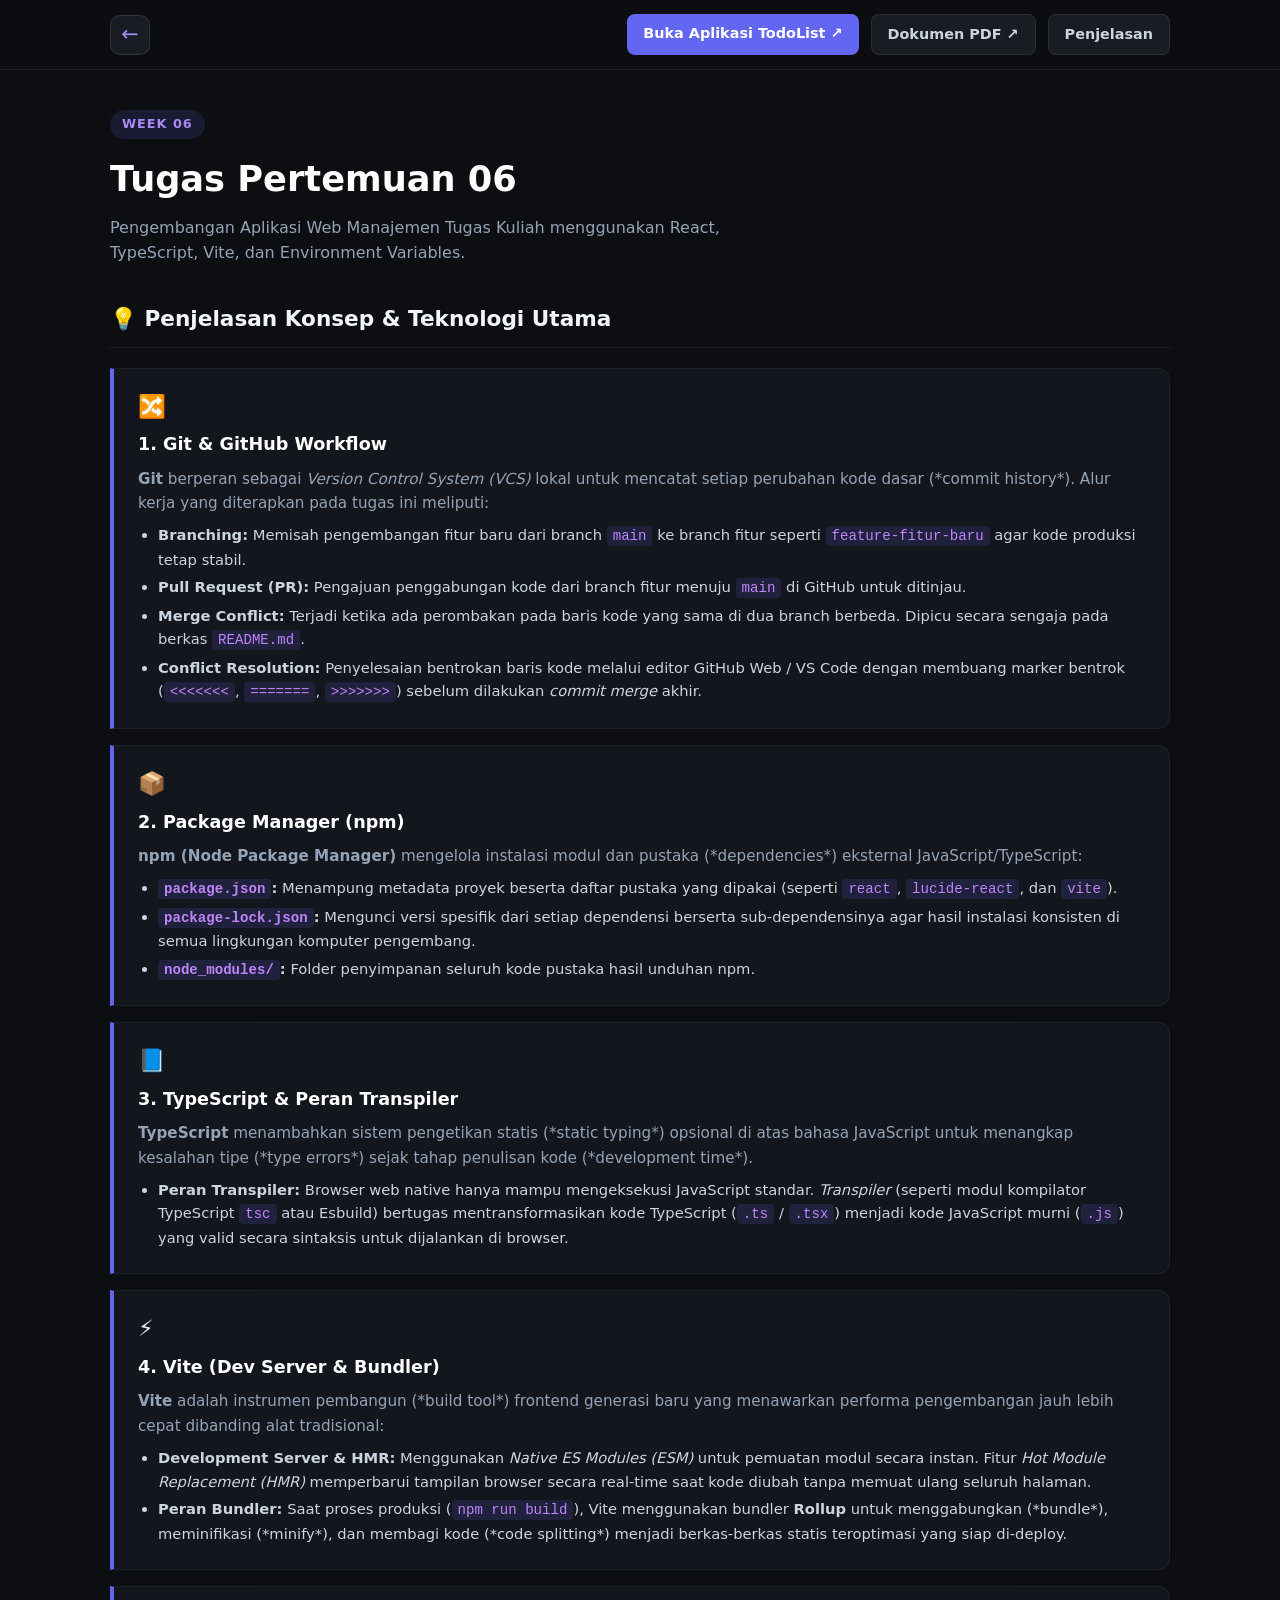
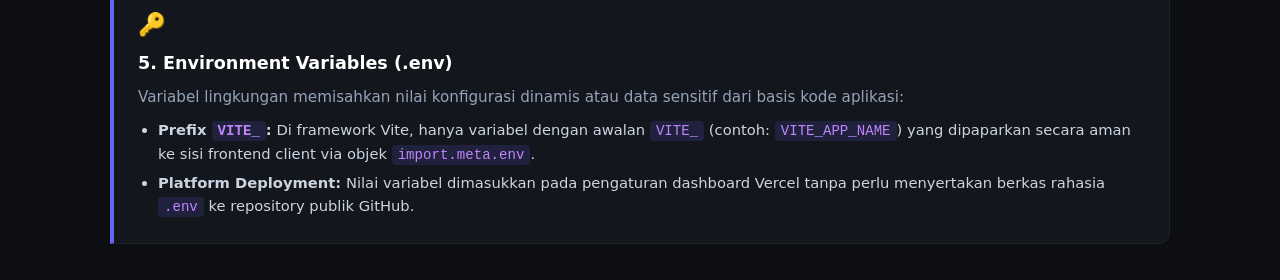
<file: Pertemuan6/index.html>
<!DOCTYPE html>
<html lang="id">
<head>
  <meta charset="UTF-8">
  <meta name="viewport" content="width=device-width, initial-scale=1.0">
  <title>Pertemuan 06 - ADI.</title>
  <link rel="stylesheet" href="style.css">
</head>
<body>

  <!-- NAVBAR / HEADER -->
  <nav class="navbar">
    <div class="nav-container">
      <a href="../index.html" class="back-button" aria-label="Kembali ke Web Utama" title="Kembali ke Web Utama">
        &larr;
      </a>
      <div class="nav-links">
        <a href="https://todolist-chi-dusky.vercel.app/" target="_blank" rel="noopener noreferrer" class="nav-btn nav-btn-primary">
          Buka Aplikasi TodoList ↗
        </a>
        <!-- MEMBUKA PDF LANGSUNG DI TAB BARU SEPERTI PERTEMUAN 1 -->
        <a href="Pertemuan6.pdf" target="_blank" rel="noopener noreferrer" class="nav-btn nav-btn-secondary">
          Dokumen PDF ↗
        </a>
        <a href="#penjelasan-section" class="nav-btn nav-btn-secondary">
          Penjelasan
        </a>
      </div>
    </div>
  </nav>

  <main class="main-content">
    
    <!-- HERO HEADER / JUDUL UTAMA -->
    <header class="hero-header">
      <span class="hero-tag">WEEK 06</span>
      <h1>Tugas Pertemuan 06</h1>
      <p>Pengembangan Aplikasi Web Manajemen Tugas Kuliah menggunakan React, TypeScript, Vite, dan Environment Variables.</p>
    </header>

    <!-- PENJELASAN TEKNOLOGI UTAMA -->
    <section id="penjelasan-section" class="content-section">
      <div class="section-header">
        <h2>💡 Penjelasan Konsep & Teknologi Utama</h2>
      </div>

      <div class="tech-stack-grid">
        
        <!-- GIT & GITHUB -->
        <article class="tech-card">
          <div class="tech-icon">🔀</div>
          <h3>1. Git & GitHub Workflow</h3>
          <p><strong>Git</strong> berperan sebagai <em>Version Control System (VCS)</em> lokal untuk mencatat setiap perubahan kode dasar (*commit history*). Alur kerja yang diterapkan pada tugas ini meliputi:</p>
          <ul>
            <li><strong>Branching:</strong> Memisah pengembangan fitur baru dari branch <code>main</code> ke branch fitur seperti <code>feature-fitur-baru</code> agar kode produksi tetap stabil.</li>
            <li><strong>Pull Request (PR):</strong> Pengajuan penggabungan kode dari branch fitur menuju <code>main</code> di GitHub untuk ditinjau.</li>
            <li><strong>Merge Conflict:</strong> Terjadi ketika ada perombakan pada baris kode yang sama di dua branch berbeda. Dipicu secara sengaja pada berkas <code>README.md</code>.</li>
            <li><strong>Conflict Resolution:</strong> Penyelesaian bentrokan baris kode melalui editor GitHub Web / VS Code dengan membuang marker bentrok (<code>&lt;&lt;&lt;&lt;&lt;&lt;&lt;</code>, <code>=======</code>, <code>&gt;&gt;&gt;&gt;&gt;&gt;&gt;</code>) sebelum dilakukan <em>commit merge</em> akhir.</li>
          </ul>
        </article>

        <!-- NPM -->
        <article class="tech-card">
          <div class="tech-icon">📦</div>
          <h3>2. Package Manager (npm)</h3>
          <p><strong>npm (Node Package Manager)</strong> mengelola instalasi modul dan pustaka (*dependencies*) eksternal JavaScript/TypeScript:</p>
          <ul>
            <li><strong><code>package.json</code>:</strong> Menampung metadata proyek beserta daftar pustaka yang dipakai (seperti <code>react</code>, <code>lucide-react</code>, dan <code>vite</code>).</li>
            <li><strong><code>package-lock.json</code>:</strong> Mengunci versi spesifik dari setiap dependensi berserta sub-dependensinya agar hasil instalasi konsisten di semua lingkungan komputer pengembang.</li>
            <li><strong><code>node_modules/</code>:</strong> Folder penyimpanan seluruh kode pustaka hasil unduhan npm.</li>
          </ul>
        </article>

        <!-- TYPESCRIPT & TRANSPILER -->
        <article class="tech-card">
          <div class="tech-icon">📘</div>
          <h3>3. TypeScript & Peran Transpiler</h3>
          <p><strong>TypeScript</strong> menambahkan sistem pengetikan statis (*static typing*) opsional di atas bahasa JavaScript untuk menangkap kesalahan tipe (*type errors*) sejak tahap penulisan kode (*development time*).</p>
          <ul>
            <li><strong>Peran Transpiler:</strong> Browser web native hanya mampu mengeksekusi JavaScript standar. <em>Transpiler</em> (seperti modul kompilator TypeScript <code>tsc</code> atau Esbuild) bertugas mentransformasikan kode TypeScript (<code>.ts</code> / <code>.tsx</code>) menjadi kode JavaScript murni (<code>.js</code>) yang valid secara sintaksis untuk dijalankan di browser.</li>
          </ul>
        </article>

        <!-- VITE, DEV SERVER & BUNDLER -->
        <article class="tech-card">
          <div class="tech-icon">⚡</div>
          <h3>4. Vite (Dev Server & Bundler)</h3>
          <p><strong>Vite</strong> adalah instrumen pembangun (*build tool*) frontend generasi baru yang menawarkan performa pengembangan jauh lebih cepat dibanding alat tradisional:</p>
          <ul>
            <li><strong>Development Server & HMR:</strong> Menggunakan <em>Native ES Modules (ESM)</em> untuk pemuatan modul secara instan. Fitur <em>Hot Module Replacement (HMR)</em> memperbarui tampilan browser secara real-time saat kode diubah tanpa memuat ulang seluruh halaman.</li>
            <li><strong>Peran Bundler:</strong> Saat proses produksi (<code>npm run build</code>), Vite menggunakan bundler <strong>Rollup</strong> untuk menggabungkan (*bundle*), meminifikasi (*minify*), dan membagi kode (*code splitting*) menjadi berkas-berkas statis teroptimasi yang siap di-deploy.</li>
          </ul>
        </article>

        <!-- ENVIRONMENT VARIABLES -->
        <article class="tech-card">
          <div class="tech-icon">🔑</div>
          <h3>5. Environment Variables (.env)</h3>
          <p>Variabel lingkungan memisahkan nilai konfigurasi dinamis atau data sensitif dari basis kode aplikasi:</p>
          <ul>
            <li><strong>Prefix <code>VITE_</code>:</strong> Di framework Vite, hanya variabel dengan awalan <code>VITE_</code> (contoh: <code>VITE_APP_NAME</code>) yang dipaparkan secara aman ke sisi frontend client via objek <code>import.meta.env</code>.</li>
            <li><strong>Platform Deployment:</strong> Nilai variabel dimasukkan pada pengaturan dashboard Vercel tanpa perlu menyertakan berkas rahasia <code>.env</code> ke repository publik GitHub.</li>
          </ul>
        </article>

      </div>
    </section>

  </main>

</body>
</html>
</file>
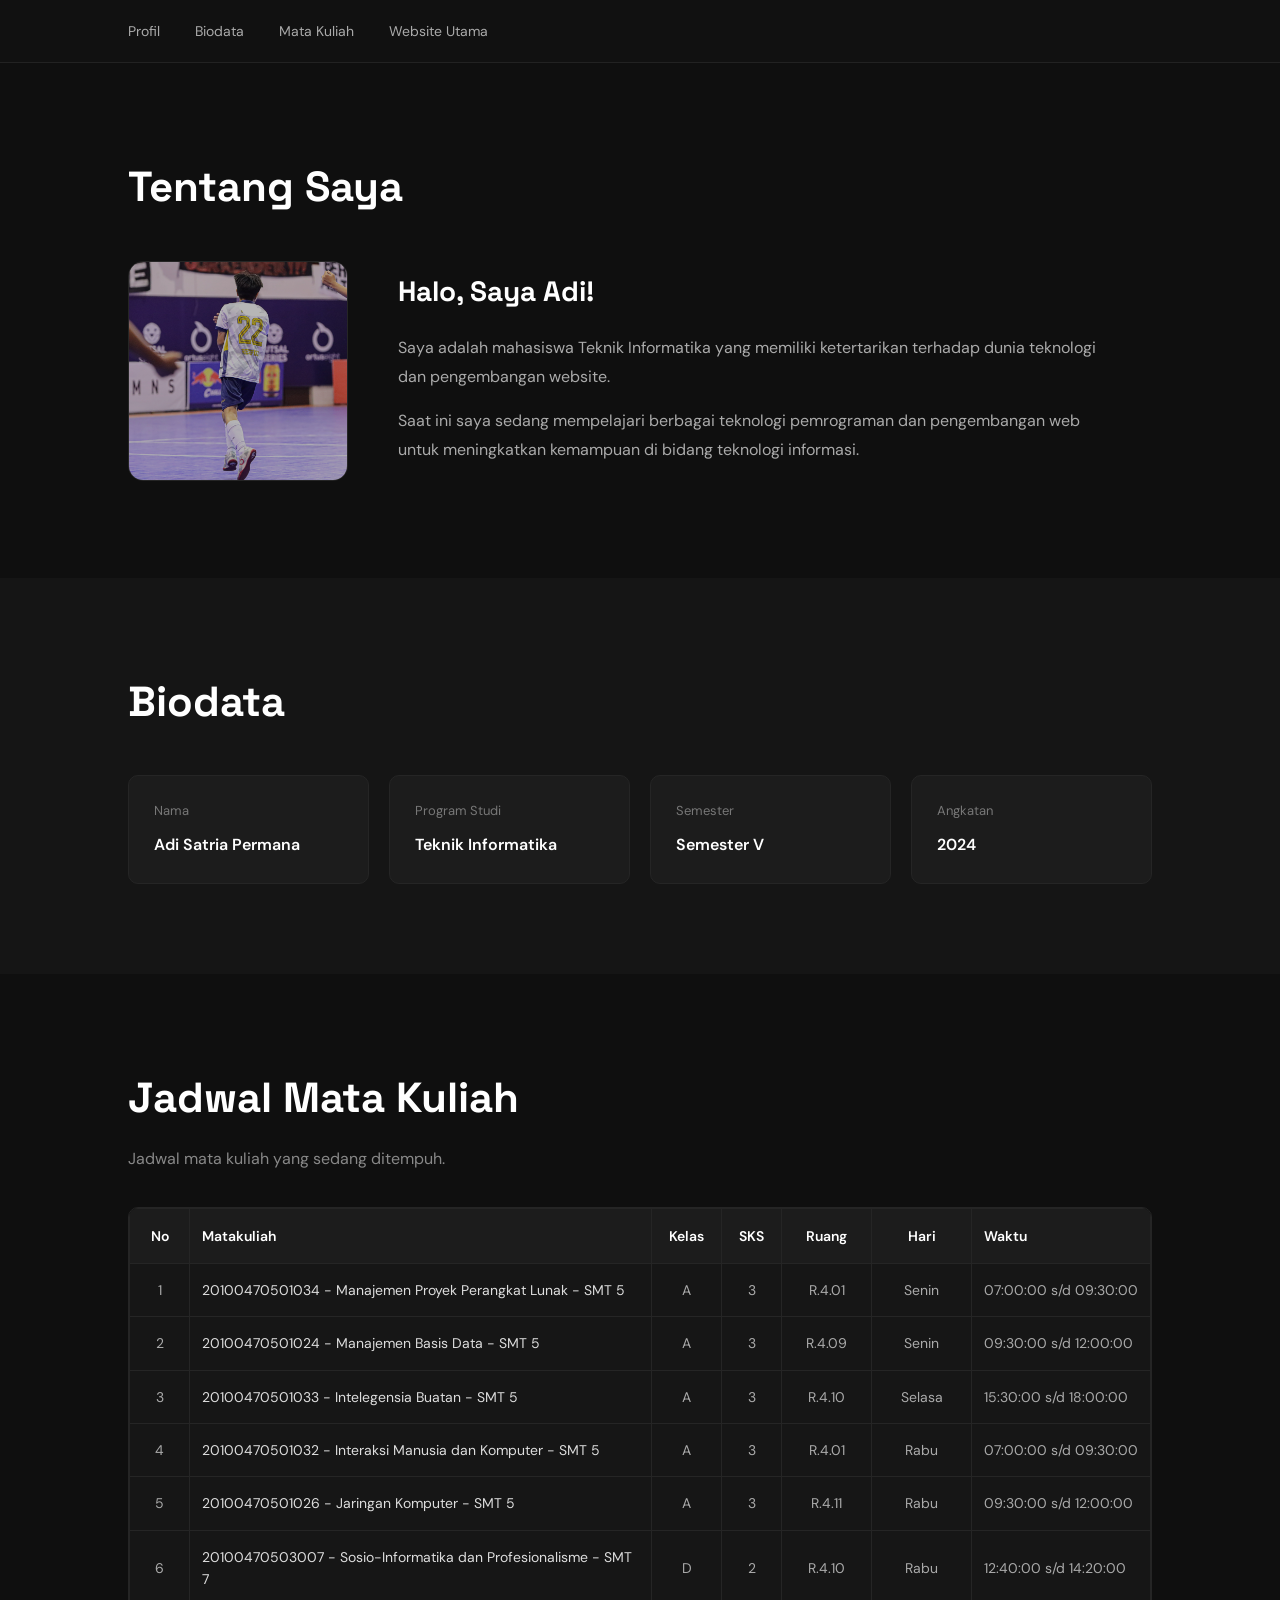
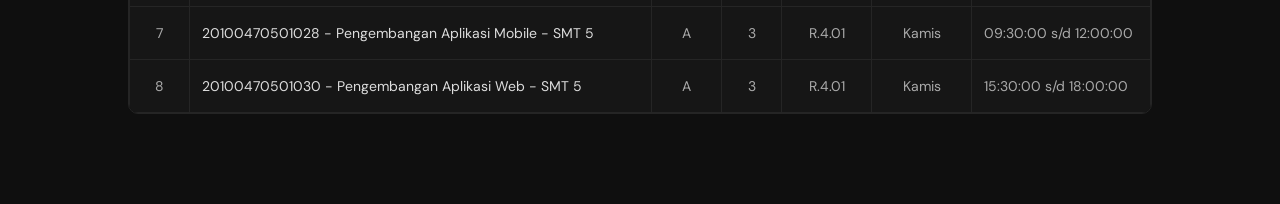
<file: profil/index.html>
<!doctype html>
<html lang="id">

<head>
  <meta charset="UTF-8" />

  <meta name="viewport" content="width=device-width, initial-scale=1.0" />

  <title>Profil Diri - Adi Satria Permana</title>

  <meta name="description" content="Profil diri Adi Satria Permana, mahasiswa Teknik Informatika." />

  <meta property="og:title" content="Profil Diri - Adi Satria Permana" />

  <meta property="og:description" content="Profil diri Adi Satria Permana, mahasiswa Teknik Informatika." />

  <meta property="og:image" content="https://adisatriapermana.my.id/profil/assets/img/profil.jpg" />

  <meta property="og:type" content="website" />

  <link rel="stylesheet" href="assets/style.css" />
</head>

<body>
  <!-- NAVIGATION -->

  <nav>
    <div class="container">
      <a href="#profil"> Profil </a>

      <a href="#biodata"> Biodata </a>

      <a href="#mata-kuliah"> Mata Kuliah </a>

      <a href="https://adisatriapermana.my.id/"> Website Utama </a>
    </div>
  </nav>

  <!-- MAIN -->

  <main>
    <!-- PROFIL -->

    <section id="profil">
      <div class="container">
        <h2>Tentang Saya</h2>

        <div class="profile-content">
          <div class="photo-container">
            <img src="/profil/profile.jpg" alt="Foto profil Adi Satria Permana" class="profile-photo" />
          </div>

          <div class="profile-text">
            <h3>Halo, Saya Adi!</h3>

            <p>
              Saya adalah mahasiswa Teknik Informatika yang memiliki
              ketertarikan terhadap dunia teknologi dan pengembangan website.
            </p>

            <p>
              Saat ini saya sedang mempelajari berbagai teknologi pemrograman
              dan pengembangan web untuk meningkatkan kemampuan di bidang
              teknologi informasi.
            </p>
          </div>
        </div>
      </div>
    </section>

    <!-- BIODATA -->

    <section id="biodata" class="dark-section">
      <div class="container">
        <h2>Biodata</h2>

        <div class="biodata-grid">
          <div class="biodata-card">
            <span> Nama </span>

            <h3>Adi Satria Permana</h3>
          </div>

          <div class="biodata-card">
            <span> Program Studi </span>

            <h3>Teknik Informatika</h3>
          </div>

          <div class="biodata-card">
            <span> Semester </span>

            <h3>Semester V</h3>
          </div>

          <div class="biodata-card">
            <span> Angkatan </span>

            <h3>2024</h3>
          </div>
        </div>
      </div>
    </section>

    <!-- MATA KULIAH -->

    <section id="mata-kuliah">
      <div class="container">
        <h2>Jadwal Mata Kuliah</h2>

        <p class="description">
          Jadwal mata kuliah yang sedang ditempuh.
        </p>

        <div class="table-container">
          <table>
            <thead>
              <tr>
                <th>No</th>
                <th>Matakuliah</th>
                <th>Kelas</th>
                <th>SKS</th>
                <th>Ruang</th>
                <th>Hari</th>
                <th>Waktu</th>
              </tr>
            </thead>

            <tbody>
              <tr>
                <td>1</td>
                <td>20100470501034 - Manajemen Proyek Perangkat Lunak - SMT 5</td>
                <td>A</td>
                <td>3</td>
                <td>R.4.01</td>
                <td>Senin</td>
                <td>07:00:00 s/d 09:30:00</td>
              </tr>
              <tr>
                <td>2</td>
                <td>20100470501024 - Manajemen Basis Data - SMT 5</td>
                <td>A</td>
                <td>3</td>
                <td>R.4.09</td>
                <td>Senin</td>
                <td>09:30:00 s/d 12:00:00</td>
              </tr>

              <tr>
                <td>3</td>
                <td>20100470501033 - Intelegensia Buatan - SMT 5</td>
                <td>A</td>
                <td>3</td>
                <td>R.4.10</td>
                <td>Selasa</td>
                <td>15:30:00 s/d 18:00:00</td>
              </tr>

              <tr>
                <td>4</td>
                <td>20100470501032 - Interaksi Manusia dan Komputer - SMT 5</td>
                <td>A</td>
                <td>3</td>
                <td>R.4.01</td>
                <td>Rabu</td>
                <td>07:00:00 s/d 09:30:00</td>
              </tr>

              <tr>
                <td>5</td>
                <td>20100470501026 - Jaringan Komputer - SMT 5</td>
                <td>A</td>
                <td>3</td>
                <td>R.4.11</td>
                <td>Rabu</td>
                <td>09:30:00 s/d 12:00:00</td>
              </tr>

              <tr>
                <td>6</td>
                <td>20100470503007 - Sosio-Informatika dan Profesionalisme - SMT 7</td>
                <td>D</td>
                <td>2</td>
                <td>R.4.10</td>
                <td>Rabu</td>
                <td>12:40:00 s/d 14:20:00</td>
              </tr>

              <tr>
                <td>7</td>
                <td>20100470501028 - Pengembangan Aplikasi Mobile - SMT 5</td>
                <td>A</td>
                <td>3</td>
                <td>R.4.01</td>
                <td>Kamis</td>
                <td>09:30:00 s/d 12:00:00</td>
              </tr>

              <tr>
                <td>8</td>
                <td>20100470501030 - Pengembangan Aplikasi Web - SMT 5</td>
                <td>A</td>
                <td>3</td>
                <td>R.4.01</td>
                <td>Kamis</td>
                <td>15:30:00 s/d 18:00:00</td>
              </tr>

            </tbody>
          </table>
        </div>
      </div>
    </section>
</body>

</html>
</file>
<file: Pertemuan6/style.css>
/* RESET & BASE DARK THEME STYLES */
* {
  box-sizing: border-box;
  margin: 0;
  padding: 0;
}

html {
  scroll-behavior: smooth;
}

body {
  background-color: #0d0e12;
  color: #e2e8f0;
  font-family: system-ui, -apple-system, BlinkMacSystemFont, 'Segoe UI', Roboto, sans-serif;
  line-height: 1.6;
}

/* NAVBAR */
.navbar {
  position: sticky;
  top: 0;
  z-index: 100;
  background-color: rgba(13, 14, 18, 0.85);
  backdrop-filter: blur(12px);
  border-bottom: 1px solid rgba(255, 255, 255, 0.08);
  padding: 14px 0;
}

.nav-container {
  max-width: 1100px;
  margin: 0 auto;
  padding: 0 20px;
  display: flex;
  justify-content: space-between;
  align-items: center;
}

.back-button {
  display: inline-flex;
  align-items: center;
  justify-content: center;
  width: 40px;
  height: 40px;
  border-radius: 10px;
  background-color: #1a1c23;
  color: #a78bfa;
  font-size: 1.3rem;
  text-decoration: none;
  border: 1px solid rgba(255, 255, 255, 0.1);
  transition: all 0.2s ease;
}

.back-button:hover {
  background-color: #6366f1;
  color: #ffffff;
  border-color: #6366f1;
}

.nav-links {
  display: flex;
  gap: 12px;
}

.nav-btn {
  padding: 8px 16px;
  border-radius: 8px;
  font-size: 0.9rem;
  font-weight: 600;
  text-decoration: none;
  transition: all 0.2s ease;
}

.nav-btn-primary {
  background-color: #6366f1;
  color: #ffffff;
}

.nav-btn-primary:hover {
  background-color: #4f46e5;
  box-shadow: 0 0 15px rgba(99, 102, 241, 0.4);
}

.nav-btn-secondary {
  background-color: #1a1c23;
  color: #cbd5e1;
  border: 1px solid rgba(255, 255, 255, 0.08);
}

.nav-btn-secondary:hover {
  background-color: #262933;
  color: #ffffff;
}

/* MAIN LAYOUT */
.main-content {
  max-width: 1100px;
  margin: 40px auto;
  padding: 0 20px;
}

/* HERO HEADER */
.hero-header {
  margin-bottom: 36px;
}

.hero-tag {
  display: inline-block;
  padding: 4px 12px;
  border-radius: 20px;
  background-color: rgba(99, 102, 241, 0.15);
  color: #a78bfa;
  font-size: 0.8rem;
  font-weight: 700;
  letter-spacing: 1px;
  margin-bottom: 12px;
}

.hero-header h1 {
  font-size: 2.2rem;
  color: #ffffff;
  margin-bottom: 8px;
}

.hero-header p {
  color: #94a3b8;
  font-size: 1rem;
  max-width: 700px;
}

/* CONTENT SECTIONS */
.content-section {
  margin-bottom: 48px;
}

.section-header {
  display: flex;
  justify-content: space-between;
  align-items: center;
  margin-bottom: 20px;
  padding-bottom: 10px;
  border-bottom: 1px solid rgba(255, 255, 255, 0.08);
}

.section-header h2 {
  font-size: 1.35rem;
  color: #f1f5f9;
}

/* TECH STACK CARDS */
.tech-stack-grid {
  display: flex;
  flex-direction: column;
  gap: 16px;
}

.tech-card {
  background-color: #14161d;
  border: 1px solid rgba(255, 255, 255, 0.05);
  border-left: 4px solid #6366f1;
  border-radius: 0 12px 12px 0;
  padding: 20px 24px;
}

.tech-icon {
  font-size: 1.4rem;
  margin-bottom: 6px;
}

.tech-card h3 {
  font-size: 1.1rem;
  color: #ffffff;
  margin-bottom: 8px;
}

.tech-card p {
  color: #94a3b8;
  margin-bottom: 8px;
  font-size: 0.95rem;
}

.tech-card ul {
  padding-left: 20px;
  color: #cbd5e1;
  font-size: 0.92rem;
}

.tech-card li {
  margin-bottom: 4px;
}

.tech-card code {
  background-color: rgba(99, 102, 241, 0.15);
  color: #c084fc;
  padding: 2px 6px;
  border-radius: 4px;
  font-family: monospace;
  font-size: 0.88rem;
}
</file>
<file: profil/assets/style.css>
@import url("https://fonts.googleapis.com/css2?family=DM+Sans:wght@400;500;600;700&family=Space+Grotesk:wght@500;600;700&display=swap");

* {
  margin: 0;
  padding: 0;
  box-sizing: border-box;
}

html {
  scroll-behavior: smooth;
}

body {
  font-family: "DM Sans", sans-serif;
  background: #0f0f0f;
  color: white;
  line-height: 1.6;
}

/* =========================
   CONTAINER
========================= */

.container {
  width: 80%;
  max-width: 1200px;
  margin: auto;
}

/* =========================
   HEADER
========================= */

header {
  padding: 70px 0 50px;
  background: #0f0f0f;
  border-bottom: 1px solid #222;
}

header h1 {
  font-family: "Space Grotesk", sans-serif;
  font-size: 52px;
  margin-bottom: 10px;
}

header p {
  color: #7c5cff;
  font-size: 18px;
}

/* =========================
   NAVIGATION
========================= */

nav {
  background: #111;
  border-bottom: 1px solid #222;
  position: sticky;
  top: 0;
  z-index: 100;
}

nav .container {
  display: flex;
  align-items: center;
  gap: 35px;
  padding: 20px 0;
}

nav a {
  color: #aaa;
  text-decoration: none;
  font-size: 14px;
  transition: 0.3s;
}

nav a:hover {
  color: #7c5cff;
}

/* =========================
   GENERAL SECTION
========================= */

section {
  padding: 90px 0;
}

section h2 {
  font-family: "Space Grotesk", sans-serif;
  font-size: 42px;
  margin-bottom: 15px;
}

.description {
  color: #888;
  font-size: 16px;
  margin-bottom: 35px;
}

/* =========================
   PROFILE
========================= */

#profil {
  background: #0f0f0f;
}

.profile-content {
  display: flex;
  align-items: center;
  gap: 50px;
  margin-top: 40px;
}

.photo-container {
  flex-shrink: 0;
}

.profile-photo {
  width: 220px;
  height: 220px;
  object-fit: cover;
  border-radius: 15px;
  border: 1px solid #252525;
}

.profile-text {
  max-width: 700px;
}

.profile-text h3 {
  font-family: "Space Grotesk", sans-serif;
  font-size: 28px;
  margin-bottom: 20px;
}

.profile-text p {
  color: #aaa;
  line-height: 1.8;
  margin-bottom: 15px;
}

/* =========================
   BIODATA
========================= */

.dark-section {
  background: #151515;
}

.biodata-grid {
  display: grid;
  grid-template-columns: repeat(4, 1fr);
  gap: 20px;
  margin-top: 40px;
}

.biodata-card {
  background: #1c1c1c;
  border: 1px solid #252525;
  border-radius: 10px;
  padding: 25px;
}

.biodata-card span {
  display: block;
  color: #777;
  font-size: 13px;
  margin-bottom: 10px;
}

.biodata-card h3 {
  font-size: 16px;
  font-weight: 600;
}

/* =========================
   MATA KULIAH
========================= */

#mata-kuliah {
  background: #0f0f0f;
}

.table-container {
  width: 100%;
  overflow-x: auto;
  margin-top: 30px;
  border: 1px solid #252525;
  border-radius: 10px;
}

/* TABLE */

table {
  width: 100%;
  min-width: 950px;
  border-collapse: collapse;
  background: #161616;
  color: #ddd;
  font-size: 14px;
}

/* TABLE HEADER */

thead {
  background: #1c1c1c;
}

th {
  padding: 16px 12px;
  border: 1px solid #252525;
  color: white;
  font-weight: 600;
  text-align: left;
  white-space: nowrap;
}

/* TABLE BODY */

td {
  padding: 15px 12px;
  border: 1px solid #252525;
  vertical-align: middle;
  color: #aaa;
}

/* NOMOR */

th:first-child,
td:first-child {
  width: 60px;
  text-align: center;
}

/* MATAKULIAH */

th:nth-child(2) {
  min-width: 360px;
}

td:nth-child(2) {
  min-width: 360px;
  color: #ddd;
}

/* KELAS */

th:nth-child(3),
td:nth-child(3) {
  width: 70px;
  text-align: center;
}

/* SKS */

th:nth-child(4),
td:nth-child(4) {
  width: 60px;
  text-align: center;
}

/* RUANG */

th:nth-child(5),
td:nth-child(5) {
  width: 90px;
  text-align: center;
}

/* HARI */

th:nth-child(6),
td:nth-child(6) {
  width: 100px;
  text-align: center;
}

/* WAKTU */

th:nth-child(7) {
  min-width: 170px;
}

td:nth-child(7) {
  min-width: 170px;
  white-space: nowrap;
}

/* TABLE HOVER */

tbody tr {
  transition: 0.2s;
}

tbody tr:hover {
  background: #1e1e1e;
}

/* =========================
   FOOTER
========================= */

footer {
  padding: 70px 0;
  background: #111;
  border-top: 1px solid #222;
}

footer h2 {
  font-family: "Space Grotesk", sans-serif;
  font-size: 32px;
  margin-bottom: 10px;
}

footer p {
  color: #777;
  margin-top: 10px;
}

footer a {
  color: #7c5cff;
  text-decoration: none;
}

footer a:hover {
  text-decoration: underline;
}

.copyright {
  margin-top: 40px;
  font-size: 13px;
}

/* =========================
   RESPONSIVE
========================= */

@media (max-width: 900px) {
  .container {
    width: 90%;
  }

  .biodata-grid {
    grid-template-columns: repeat(2, 1fr);
  }

  .profile-content {
    flex-direction: column;
    align-items: flex-start;
  }
}

@media (max-width: 768px) {
  header h1 {
    font-size: 40px;
  }

  section {
    padding: 70px 0;
  }

  section h2 {
    font-size: 32px;
  }

  nav .container {
    gap: 20px;
    overflow-x: auto;
  }

  nav a {
    white-space: nowrap;
  }

  .biodata-grid {
    grid-template-columns: 1fr;
  }

  .profile-photo {
    width: 180px;
    height: 180px;
  }

  .table-container {
    border-radius: 8px;
  }

  table {
    min-width: 950px;
  }
}
</file>
